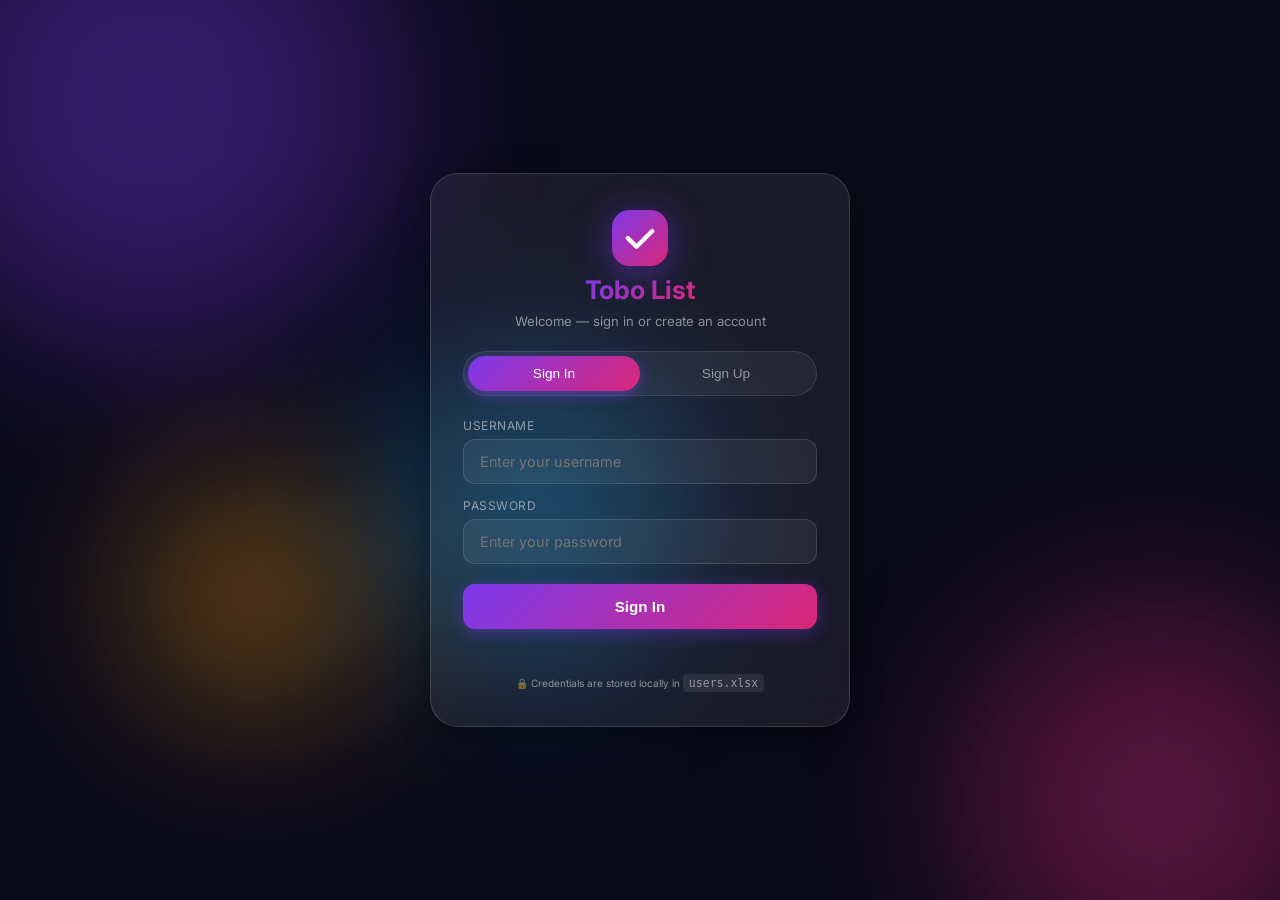
<file: templates/login.html>
<!DOCTYPE html>
<html lang="en">
<head>
  <meta charset="UTF-8" />
  <meta name="viewport" content="width=device-width, initial-scale=1.0" />
  <title>Tobo List — Sign In</title>
  <link rel="stylesheet" href="/static/css/style.css" />
  <link href="https://fonts.googleapis.com/css2?family=Inter:wght@300;400;500;600;700&display=swap" rel="stylesheet" />
</head>
<body>

  <div class="bg-blobs">
    <div class="blob blob-1"></div>
    <div class="blob blob-2"></div>
    <div class="blob blob-3"></div>
    <div class="blob blob-4"></div>
  </div>

  <div class="auth-wrap">
    <div class="auth-card glass">

      <div class="auth-brand">
        <svg viewBox="0 0 32 32" fill="none" class="auth-logo">
          <rect width="32" height="32" rx="10" fill="url(#g1)"/>
          <path d="M9 16l5 5 9-9" stroke="#fff" stroke-width="2.5" stroke-linecap="round" stroke-linejoin="round"/>
          <defs>
            <linearGradient id="g1" x1="0" y1="0" x2="32" y2="32" gradientUnits="userSpaceOnUse">
              <stop stop-color="#7C3AED"/>
              <stop offset="1" stop-color="#DB2777"/>
            </linearGradient>
          </defs>
        </svg>
        <h1>Tobo List</h1>
        <p>Welcome — sign in or create an account</p>
      </div>

      <div class="auth-tabs">
        <button class="auth-tab active" data-tab="login">Sign In</button>
        <button class="auth-tab" data-tab="register">Sign Up</button>
        <div class="tab-indicator"></div>
      </div>

      <!-- Login Form -->
      <form class="auth-form active" id="login-form">
        <div class="field-group">
          <label>Username</label>
          <input type="text" name="username" id="login-username" placeholder="Enter your username" autocomplete="username" required />
        </div>
        <div class="field-group">
          <label>Password</label>
          <input type="password" name="password" id="login-password" placeholder="Enter your password" autocomplete="current-password" required />
        </div>
        <button type="submit" class="submit-btn auth-submit">
          <span class="btn-text">Sign In</span>
          <span class="btn-spinner"></span>
        </button>
      </form>

      <!-- Register Form -->
      <form class="auth-form" id="register-form">
        <div class="field-group">
          <label>Username</label>
          <input type="text" name="username" id="reg-username" placeholder="Choose a username (3-30 chars)" autocomplete="username" minlength="3" maxlength="30" required />
        </div>
        <div class="field-group">
          <label>Password</label>
          <input type="password" name="password" id="reg-password" placeholder="Choose a password (min 4 chars)" autocomplete="new-password" minlength="4" required />
        </div>
        <div class="field-group">
          <label>Confirm Password</label>
          <input type="password" name="confirm" id="reg-confirm" placeholder="Re-enter password" autocomplete="new-password" required />
        </div>
        <button type="submit" class="submit-btn auth-submit">
          <span class="btn-text">Create Account</span>
          <span class="btn-spinner"></span>
        </button>
      </form>

      <div class="auth-msg" id="auth-msg"></div>

      <div class="auth-footer">
        <small>🔒 Credentials are stored locally in <code>users.xlsx</code></small>
      </div>
    </div>
  </div>

  <div class="toast" id="toast"></div>

  <script src="/static/js/auth.js"></script>
</body>
</html>
</file>
<file: static/css/style.css>
/* ===== Reset & Base ===== */
*, *::before, *::after { box-sizing: border-box; margin: 0; padding: 0; }

:root {
  --bg: #0a0a1a;
  --glass-bg: rgba(255,255,255,0.07);
  --glass-border: rgba(255,255,255,0.15);
  --glass-shadow: 0 8px 32px rgba(0,0,0,0.4);
  --blur: blur(20px);
  --accent: linear-gradient(135deg, #7C3AED, #DB2777);
  --accent-solid: #7C3AED;
  --text: #f0f0ff;
  --text-muted: rgba(255,255,255,0.5);
  --radius: 20px;
  --radius-sm: 12px;
  --high: #ff453a;
  --med: #ffd60a;
  --low: #30d158;
  --transition: cubic-bezier(0.34, 1.56, 0.64, 1);
}

html { scroll-behavior: smooth; }

body {
  font-family: 'Inter', -apple-system, BlinkMacSystemFont, sans-serif;
  background: var(--bg);
  color: var(--text);
  min-height: 100vh;
  overflow-x: hidden;
}

/* ===== Animated background blobs ===== */
.bg-blobs { position: fixed; inset: 0; z-index: 0; overflow: hidden; pointer-events: none; }

.blob {
  position: absolute;
  border-radius: 50%;
  filter: blur(80px);
  opacity: 0.35;
  animation: float 10s ease-in-out infinite alternate;
}
.blob-1 { width: 500px; height: 500px; background: #7C3AED; top: -150px; left: -100px; animation-duration: 12s; }
.blob-2 { width: 400px; height: 400px; background: #DB2777; bottom: -100px; right: -80px; animation-duration: 9s; animation-delay: -3s; }
.blob-3 { width: 300px; height: 300px; background: #0ea5e9; top: 40%; left: 30%; animation-duration: 15s; animation-delay: -6s; }
.blob-4 { width: 250px; height: 250px; background: #f59e0b; bottom: 20%; left: 10%; animation-duration: 11s; animation-delay: -2s; }

@keyframes float {
  from { transform: translate(0, 0) scale(1); }
  to   { transform: translate(30px, -40px) scale(1.05); }
}

/* ===== Glassmorphism base ===== */
.glass {
  background: var(--glass-bg);
  border: 1px solid var(--glass-border);
  backdrop-filter: var(--blur);
  -webkit-backdrop-filter: var(--blur);
  box-shadow: var(--glass-shadow);
}

/* ===== App Shell ===== */
.app-shell {
  position: relative;
  z-index: 1;
  display: flex;
  gap: 24px;
  padding: 24px;
  min-height: 100vh;
  max-width: 1300px;
  margin: 0 auto;
}

/* ===== Sidebar ===== */
.sidebar {
  width: 280px;
  flex-shrink: 0;
  border-radius: var(--radius);
  padding: 28px 20px;
  display: flex;
  flex-direction: column;
  gap: 20px;
  height: fit-content;
  position: sticky;
  top: 24px;
}

.sidebar-header { display: flex; align-items: center; gap: 12px; }
.app-icon svg { width: 42px; height: 42px; }
.app-title h1 { font-size: 1.3rem; font-weight: 700; }
.app-title .subtitle { font-size: 0.72rem; color: var(--text-muted); margin-top: 2px; }

/* Stats ring */
.stats-ring-wrap { position: relative; display: flex; justify-content: center; }
.ring-svg { width: 120px; }
.ring-label {
  position: absolute; inset: 0;
  display: flex; flex-direction: column;
  align-items: center; justify-content: center;
}
.ring-label span { font-size: 1.5rem; font-weight: 700; background: var(--accent); -webkit-background-clip: text; -webkit-text-fill-color: transparent; }
.ring-label small { font-size: 0.7rem; color: var(--text-muted); }

/* Quick stats */
.quick-stats { display: flex; gap: 8px; }
.stat-chip {
  flex: 1;
  background: rgba(255,255,255,0.05);
  border: 1px solid rgba(255,255,255,0.08);
  border-radius: var(--radius-sm);
  padding: 10px 6px;
  text-align: center;
  display: flex; flex-direction: column; gap: 2px;
}
.stat-chip span { font-size: 1.2rem; font-weight: 700; }
.stat-chip label { font-size: 0.65rem; color: var(--text-muted); text-transform: uppercase; letter-spacing: 0.5px; }

/* Category nav */
.cat-nav { display: flex; flex-direction: column; gap: 4px; }
.nav-label { font-size: 0.7rem; text-transform: uppercase; letter-spacing: 1px; color: var(--text-muted); padding: 0 4px 6px; }

.cat-btn {
  display: flex; align-items: center; gap: 10px;
  background: transparent;
  border: 1px solid transparent;
  border-radius: var(--radius-sm);
  color: var(--text-muted);
  font-size: 0.88rem;
  padding: 10px 12px;
  cursor: pointer;
  transition: all 0.25s ease;
  position: relative;
}
.cat-btn:hover { background: rgba(255,255,255,0.06); color: var(--text); }
.cat-btn.active {
  background: rgba(124,58,237,0.2);
  border-color: rgba(124,58,237,0.4);
  color: var(--text);
}
.cat-count {
  margin-left: auto;
  font-size: 0.72rem;
  background: rgba(255,255,255,0.1);
  border-radius: 20px;
  padding: 1px 8px;
  min-width: 24px;
  text-align: center;
}

.clear-btn {
  margin-top: auto;
  display: flex; align-items: center; justify-content: center; gap: 8px;
  padding: 11px;
  border-radius: var(--radius-sm);
  font-size: 0.82rem;
  color: var(--high);
  cursor: pointer;
  border: 1px solid rgba(255,69,58,0.3);
  background: rgba(255,69,58,0.08);
  transition: all 0.2s ease;
}
.clear-btn:hover { background: rgba(255,69,58,0.18); }
.clear-btn svg { width: 16px; }

/* ===== Main content ===== */
.main-content { flex: 1; display: flex; flex-direction: column; gap: 20px; min-width: 0; }

/* Topbar */
.topbar { display: flex; align-items: center; gap: 12px; flex-wrap: wrap; }

.search-wrap {
  flex: 1;
  display: flex; align-items: center; gap: 10px;
  border-radius: 50px;
  padding: 0 16px;
  min-width: 200px;
}
.search-icon { width: 16px; color: var(--text-muted); flex-shrink: 0; }
#search-input {
  background: transparent;
  border: none;
  outline: none;
  color: var(--text);
  font-size: 0.9rem;
  width: 100%;
  padding: 12px 0;
}
#search-input::placeholder { color: var(--text-muted); }

.filter-wrap { display: flex; gap: 8px; }

.glass-select {
  background: var(--glass-bg);
  border: 1px solid var(--glass-border);
  backdrop-filter: var(--blur);
  border-radius: 50px;
  color: var(--text);
  font-size: 0.82rem;
  padding: 10px 16px;
  outline: none;
  cursor: pointer;
  appearance: none;
  -webkit-appearance: none;
}
.glass-select option { background: #1a1a2e; color: var(--text); }

/* FAB */
.add-fab {
  width: 48px; height: 48px;
  border-radius: 50%;
  background: var(--accent);
  border: none;
  color: #fff;
  font-size: 1.5rem;
  display: flex; align-items: center; justify-content: center;
  cursor: pointer;
  box-shadow: 0 4px 20px rgba(124,58,237,0.5);
  transition: transform 0.25s var(--transition), box-shadow 0.25s;
  flex-shrink: 0;
}
.add-fab:hover { transform: scale(1.12); box-shadow: 0 6px 28px rgba(124,58,237,0.7); }
.add-fab svg { width: 22px; }

/* Section header */
.section-header {
  display: flex; align-items: center; gap: 8px;
  font-size: 0.78rem;
  text-transform: uppercase;
  letter-spacing: 1px;
  color: var(--text-muted);
  margin-bottom: 12px;
  padding: 0 4px;
}

/* ===== Todo List ===== */
.todo-list { display: flex; flex-direction: column; gap: 10px; }

/* Empty state */
.empty-state {
  text-align: center;
  padding: 60px 20px;
  color: var(--text-muted);
  display: flex; flex-direction: column; align-items: center; gap: 12px;
}
.empty-icon { font-size: 3rem; }
.empty-state p { font-size: 0.95rem; }

/* ===== Todo Card ===== */
.todo-card {
  background: var(--glass-bg);
  border: 1px solid var(--glass-border);
  backdrop-filter: var(--blur);
  -webkit-backdrop-filter: var(--blur);
  border-radius: var(--radius);
  padding: 16px 18px;
  display: flex;
  align-items: flex-start;
  gap: 14px;
  transition: transform 0.2s var(--transition), box-shadow 0.2s, opacity 0.3s;
  animation: cardIn 0.35s var(--transition) both;
  position: relative;
  overflow: hidden;
}

@keyframes cardIn {
  from { opacity: 0; transform: translateY(16px) scale(0.97); }
  to   { opacity: 1; transform: translateY(0) scale(1); }
}

.todo-card::before {
  content: '';
  position: absolute;
  left: 0; top: 0; bottom: 0;
  width: 4px;
  border-radius: 4px 0 0 4px;
}
.todo-card.priority-high::before  { background: var(--high); }
.todo-card.priority-medium::before { background: var(--med); }
.todo-card.priority-low::before   { background: var(--low); }

.todo-card:hover { transform: translateY(-2px); box-shadow: 0 12px 40px rgba(0,0,0,0.5); }
.todo-card.pinned { border-color: rgba(124,58,237,0.4); background: rgba(124,58,237,0.08); }
.todo-card.completed { opacity: 0.55; }
.todo-card.completed .todo-title { text-decoration: line-through; color: var(--text-muted); }

/* Checkbox */
.check-wrap { flex-shrink: 0; padding-top: 2px; }
.check-btn {
  width: 24px; height: 24px;
  border-radius: 50%;
  border: 2px solid rgba(255,255,255,0.3);
  background: transparent;
  cursor: pointer;
  display: flex; align-items: center; justify-content: center;
  transition: all 0.25s var(--transition);
  color: #fff;
}
.check-btn:hover { border-color: #7C3AED; transform: scale(1.1); }
.check-btn.checked { background: var(--accent); border-color: transparent; }
.check-btn.checked svg { display: block; }
.check-btn svg { display: none; width: 14px; }

/* Todo body */
.todo-body { flex: 1; min-width: 0; }
.todo-meta { display: flex; align-items: center; gap: 8px; margin-bottom: 4px; flex-wrap: wrap; }
.todo-title { font-size: 0.95rem; font-weight: 500; word-break: break-word; }
.todo-desc { font-size: 0.8rem; color: var(--text-muted); margin-top: 4px; line-height: 1.4; }
.todo-footer { display: flex; align-items: center; gap: 8px; margin-top: 8px; flex-wrap: wrap; }

/* Badges */
.badge {
  font-size: 0.65rem;
  padding: 2px 8px;
  border-radius: 20px;
  font-weight: 500;
  text-transform: uppercase;
  letter-spacing: 0.3px;
}
.badge-cat  { background: rgba(255,255,255,0.1); }
.badge-high { background: rgba(255,69,58,0.2);  color: var(--high); }
.badge-med  { background: rgba(255,214,10,0.2); color: var(--med); }
.badge-low  { background: rgba(48,209,88,0.2);  color: var(--low); }

.due-chip {
  font-size: 0.7rem;
  color: var(--text-muted);
  display: flex; align-items: center; gap: 4px;
}
.due-chip.overdue { color: var(--high); }

/* Todo actions */
.todo-actions { display: flex; align-items: center; gap: 4px; flex-shrink: 0; }
.icon-btn {
  width: 32px; height: 32px;
  border: none;
  border-radius: 8px;
  background: transparent;
  color: var(--text-muted);
  cursor: pointer;
  display: flex; align-items: center; justify-content: center;
  transition: all 0.2s;
}
.icon-btn:hover { background: rgba(255,255,255,0.1); color: var(--text); }
.icon-btn.pin-active { color: #ffd60a; }
.icon-btn.del-btn:hover { background: rgba(255,69,58,0.15); color: var(--high); }
.icon-btn svg { width: 15px; }

/* ===== Modal ===== */
.modal-overlay {
  position: fixed; inset: 0;
  background: rgba(0,0,0,0.6);
  backdrop-filter: blur(6px);
  z-index: 100;
  display: flex; align-items: center; justify-content: center;
  opacity: 0; pointer-events: none;
  transition: opacity 0.3s;
}
.modal-overlay.open { opacity: 1; pointer-events: all; }

.modal {
  border-radius: 28px;
  padding: 28px;
  width: 100%;
  max-width: 480px;
  margin: 20px;
  display: flex; flex-direction: column; gap: 18px;
  transform: translateY(30px) scale(0.96);
  transition: transform 0.35s var(--transition);
}
.modal-overlay.open .modal { transform: none; }

.modal-handle {
  width: 40px; height: 4px;
  background: rgba(255,255,255,0.2);
  border-radius: 4px;
  margin: 0 auto -6px;
}
.modal h2 { font-size: 1.15rem; font-weight: 700; }

/* Fields */
.field-group { display: flex; flex-direction: column; gap: 6px; position: relative; }
.field-group label { font-size: 0.75rem; color: var(--text-muted); text-transform: uppercase; letter-spacing: 0.5px; }

.field-group input[type=text],
.field-group textarea {
  background: rgba(255,255,255,0.06);
  border: 1px solid rgba(255,255,255,0.12);
  border-radius: var(--radius-sm);
  color: var(--text);
  font-family: inherit;
  font-size: 0.9rem;
  padding: 12px 14px;
  outline: none;
  transition: border-color 0.2s;
  resize: none;
}
.field-group input:focus,
.field-group textarea:focus { border-color: #7C3AED; }

.char-count {
  position: absolute; right: 10px; bottom: 10px;
  font-size: 0.65rem;
  color: var(--text-muted);
}

.row-fields { display: flex; gap: 12px; }
.row-fields .field-group { flex: 1; }

/* Priority pills */
.priority-pills { display: flex; gap: 6px; }
.pill {
  flex: 1;
  padding: 8px 6px;
  border-radius: var(--radius-sm);
  border: 1px solid rgba(255,255,255,0.12);
  background: rgba(255,255,255,0.05);
  color: var(--text-muted);
  font-size: 0.75rem;
  cursor: pointer;
  transition: all 0.2s;
  text-align: center;
}
.pill.active {
  border-color: #7C3AED;
  background: rgba(124,58,237,0.25);
  color: var(--text);
}

/* Modal actions */
.modal-actions { display: flex; gap: 10px; margin-top: 4px; }
.glass-btn {
  flex: 1; padding: 13px;
  border-radius: var(--radius-sm);
  border: 1px solid var(--glass-border);
  background: var(--glass-bg);
  color: var(--text-muted);
  font-size: 0.88rem;
  cursor: pointer;
  transition: all 0.2s;
}
.glass-btn:hover { background: rgba(255,255,255,0.1); color: var(--text); }
.submit-btn {
  flex: 1.5; padding: 13px;
  border-radius: var(--radius-sm);
  border: none;
  background: var(--accent);
  color: #fff;
  font-size: 0.88rem;
  font-weight: 600;
  cursor: pointer;
  transition: transform 0.2s var(--transition), box-shadow 0.2s;
  box-shadow: 0 4px 16px rgba(124,58,237,0.4);
}
.submit-btn:hover { transform: scale(1.02); box-shadow: 0 6px 24px rgba(124,58,237,0.6); }

/* ===== Toast ===== */
.toast {
  position: fixed;
  bottom: 30px; left: 50%; transform: translateX(-50%) translateY(20px);
  background: rgba(30,30,50,0.9);
  border: 1px solid rgba(255,255,255,0.15);
  backdrop-filter: blur(20px);
  color: var(--text);
  padding: 12px 24px;
  border-radius: 50px;
  font-size: 0.85rem;
  opacity: 0;
  transition: all 0.3s var(--transition);
  z-index: 200;
  white-space: nowrap;
}
.toast.show { opacity: 1; transform: translateX(-50%) translateY(0); }

/* ===== Responsive ===== */
@media (max-width: 768px) {
  .app-shell { flex-direction: column; padding: 16px; gap: 16px; }
  .sidebar { width: 100%; position: static; }
  .filter-wrap { flex-wrap: wrap; }
}

/* ===== Scrollbar ===== */
::-webkit-scrollbar { width: 6px; }
::-webkit-scrollbar-track { background: transparent; }
::-webkit-scrollbar-thumb { background: rgba(255,255,255,0.15); border-radius: 6px; }

/* ===== Auth Page ===== */
.auth-wrap {
  position: relative;
  z-index: 1;
  min-height: 100vh;
  display: flex; align-items: center; justify-content: center;
  padding: 24px;
}

.auth-card {
  width: 100%;
  max-width: 420px;
  border-radius: 28px;
  padding: 36px 32px;
  display: flex; flex-direction: column; gap: 22px;
  animation: cardIn 0.5s var(--transition) both;
}

.auth-brand { text-align: center; display: flex; flex-direction: column; align-items: center; gap: 8px; }
.auth-logo { width: 56px; height: 56px; filter: drop-shadow(0 6px 18px rgba(124,58,237,0.5)); }
.auth-brand h1 {
  font-size: 1.6rem; font-weight: 700;
  background: var(--accent);
  -webkit-background-clip: text;
  -webkit-text-fill-color: transparent;
}
.auth-brand p { font-size: 0.82rem; color: var(--text-muted); }

/* Tabs */
.auth-tabs {
  position: relative;
  display: flex;
  background: rgba(255,255,255,0.05);
  border: 1px solid rgba(255,255,255,0.1);
  border-radius: 50px;
  padding: 4px;
}
.auth-tab {
  flex: 1;
  background: transparent;
  border: none;
  color: var(--text-muted);
  font-size: 0.85rem;
  font-weight: 500;
  padding: 10px;
  border-radius: 50px;
  cursor: pointer;
  z-index: 1;
  transition: color 0.3s;
}
.auth-tab.active { color: #fff; }
.tab-indicator {
  position: absolute;
  top: 4px; left: 4px;
  width: calc(50% - 4px);
  height: calc(100% - 8px);
  background: var(--accent);
  border-radius: 50px;
  transition: transform 0.35s var(--transition);
  box-shadow: 0 4px 14px rgba(124,58,237,0.5);
}

/* Forms */
.auth-form {
  display: none;
  flex-direction: column;
  gap: 14px;
  animation: fadeSlide 0.35s ease;
}
.auth-form.active { display: flex; }

@keyframes fadeSlide {
  from { opacity: 0; transform: translateY(8px); }
  to   { opacity: 1; transform: translateY(0); }
}

.auth-form input[type=text],
.auth-form input[type=password] {
  background: rgba(255,255,255,0.06);
  border: 1px solid rgba(255,255,255,0.12);
  border-radius: var(--radius-sm);
  color: var(--text);
  font-family: inherit;
  font-size: 0.9rem;
  padding: 13px 16px;
  outline: none;
  transition: border-color 0.2s, background 0.2s;
}
.auth-form input:focus {
  border-color: #7C3AED;
  background: rgba(255,255,255,0.09);
}

.auth-submit {
  position: relative;
  margin-top: 6px;
  padding: 14px;
  font-size: 0.95rem;
  overflow: hidden;
}
.auth-submit .btn-spinner {
  display: none;
  width: 16px; height: 16px;
  border: 2px solid rgba(255,255,255,0.3);
  border-top-color: #fff;
  border-radius: 50%;
  animation: spin 0.7s linear infinite;
}
.auth-submit.loading .btn-text { display: none; }
.auth-submit.loading .btn-spinner { display: inline-block; }
.auth-submit.loading { display: flex; align-items: center; justify-content: center; }

@keyframes spin { to { transform: rotate(360deg); } }

/* Message banner */
.auth-msg {
  font-size: 0.82rem;
  padding: 10px 14px;
  border-radius: var(--radius-sm);
  background: rgba(255,69,58,0.15);
  border: 1px solid rgba(255,69,58,0.3);
  color: var(--high);
  text-align: center;
  opacity: 0;
  max-height: 0;
  overflow: hidden;
  padding-top: 0; padding-bottom: 0;
  transition: all 0.3s ease;
}
.auth-msg.show { opacity: 1; max-height: 80px; padding: 10px 14px; }
.auth-msg.success {
  background: rgba(48,209,88,0.15);
  border-color: rgba(48,209,88,0.3);
  color: var(--low);
}

.auth-footer {
  text-align: center;
  color: var(--text-muted);
  font-size: 0.75rem;
}
.auth-footer code {
  background: rgba(255,255,255,0.08);
  padding: 2px 6px;
  border-radius: 4px;
  font-family: 'SF Mono', Consolas, monospace;
  font-size: 0.72rem;
}

/* ===== User Badge (sidebar) ===== */
.user-badge {
  display: flex; align-items: center; gap: 10px;
  background: rgba(255,255,255,0.05);
  border: 1px solid rgba(255,255,255,0.08);
  border-radius: var(--radius-sm);
  padding: 10px 12px;
}
.avatar {
  width: 36px; height: 36px;
  border-radius: 50%;
  background: var(--accent);
  display: flex; align-items: center; justify-content: center;
  color: #fff;
  font-weight: 700;
  font-size: 0.95rem;
  flex-shrink: 0;
  box-shadow: 0 4px 12px rgba(124,58,237,0.4);
}
.user-info { flex: 1; min-width: 0; display: flex; flex-direction: column; }
.user-name { font-size: 0.85rem; font-weight: 600; white-space: nowrap; overflow: hidden; text-overflow: ellipsis; }
.user-id { font-size: 0.65rem; color: var(--text-muted); font-family: 'SF Mono', Consolas, monospace; }
.logout-btn {
  width: 32px; height: 32px;
  background: transparent;
  border: 1px solid rgba(255,255,255,0.1);
  border-radius: 8px;
  color: var(--text-muted);
  cursor: pointer;
  display: flex; align-items: center; justify-content: center;
  flex-shrink: 0;
  transition: all 0.2s;
}
.logout-btn:hover {
  color: var(--high);
  border-color: rgba(255,69,58,0.4);
  background: rgba(255,69,58,0.1);
}
.logout-btn svg { width: 14px; }
</file>
